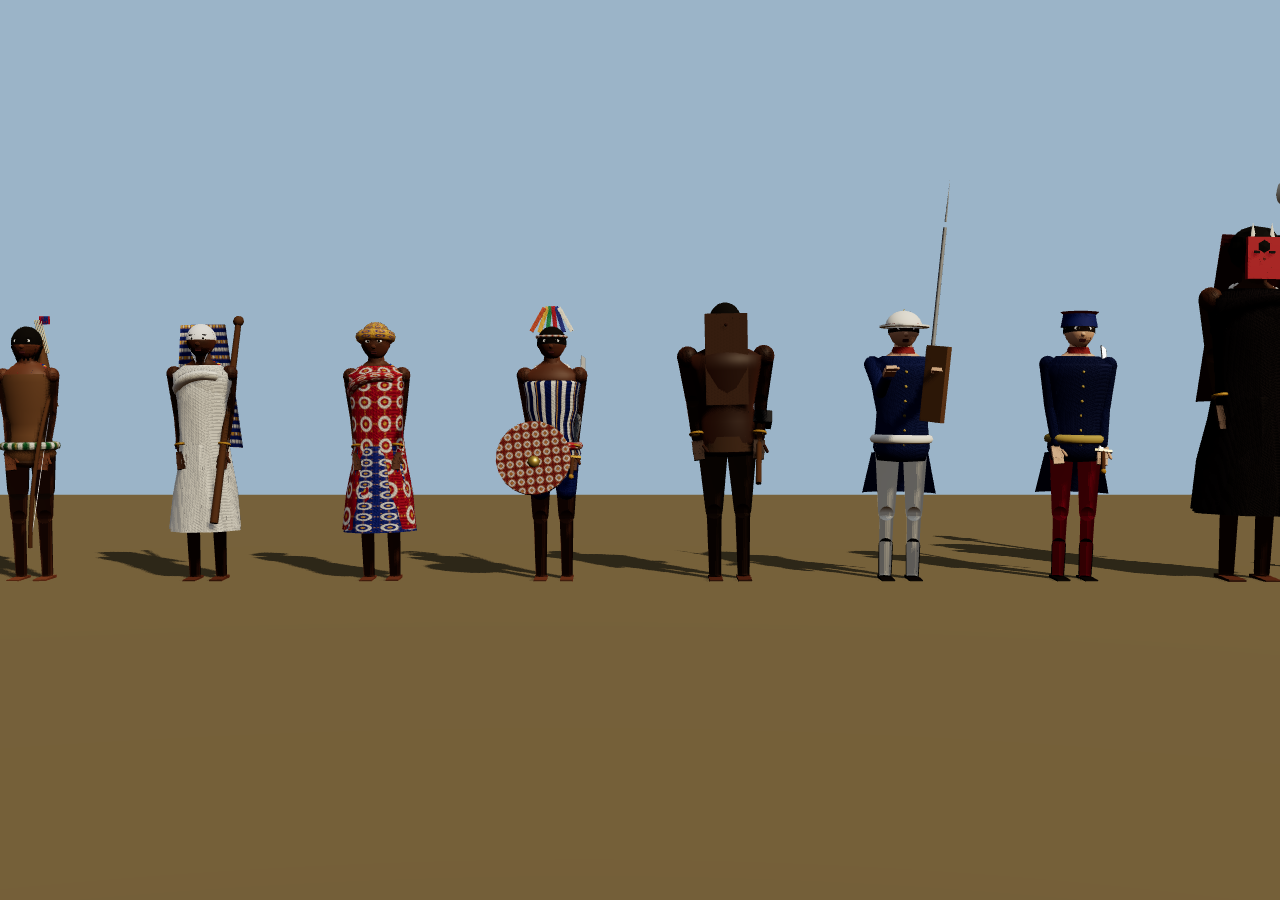
<file: preview.html>
<!doctype html><meta charset="utf-8"><title>Aperçu des personnages</title>
<style>html,body{margin:0;background:#222}canvas{display:block;width:100vw;height:100vh}</style>
<script type="importmap">{"imports":{"three":"./vendor/three.module.js","three/addons/":"./vendor/jsm/"}}</script>
<canvas id="c"></canvas>
<script type="module">
import * as THREE from "three";
import { heroModel, NPC } from "./src/presets.js";
import { animate } from "./src/characters.js";
const r=new THREE.WebGLRenderer({canvas:document.getElementById("c"),antialias:true});r.setSize(innerWidth,innerHeight,false);r.shadowMap.enabled=true;r.toneMapping=THREE.ACESFilmicToneMapping;r.outputColorSpace=THREE.SRGBColorSpace;
const s=new THREE.Scene();s.background=new THREE.Color(0x9bb4c8);
s.add(new THREE.HemisphereLight(0xdfeaff,0x6b5030,1.0));const d=new THREE.DirectionalLight(0xfff0d0,2.6);d.position.set(4,6,6);d.castShadow=true;s.add(d);
const gr=new THREE.Mesh(new THREE.PlaneGeometry(40,20),new THREE.MeshStandardMaterial({color:0x7a6a4a}));gr.rotation.x=-Math.PI/2;gr.receiveShadow=true;s.add(gr);
const list=[heroModel("sorcier","m"),heroModel("guerrier","m"),heroModel("archer","f"),NPC.doyen(),NPC.marchande(),NPC.agojie(),NPC.forgeron(),NPC.soldat(),NPC.officier(),NPC.agbo(),NPC.enfant(),heroModel("sorcier","f")];
list.forEach((c,i)=>{c.root.position.set((i-(list.length-1)/2)*1.35,0,0);s.add(c.root);});
const cam=new THREE.PerspectiveCamera(30,innerWidth/innerHeight,.1,100);const q=new URLSearchParams(location.search);
const only=+q.get("i");const zoom=q.get("i")!==null;
if(zoom){const c=list[only];cam.position.set(c.root.position.x+0.9,1.5,3.4);cam.lookAt(c.root.position.x,1.1,0);}else{cam.position.set(0,1.5,13);cam.lookAt(0,1,0);}
let t=0;function f(){requestAnimationFrame(f);t+=.016;list.forEach((c,i)=>animate(c,.016,0,{attack:0}));r.render(s,cam);window.__ok=1;}f();
</script>
</file>
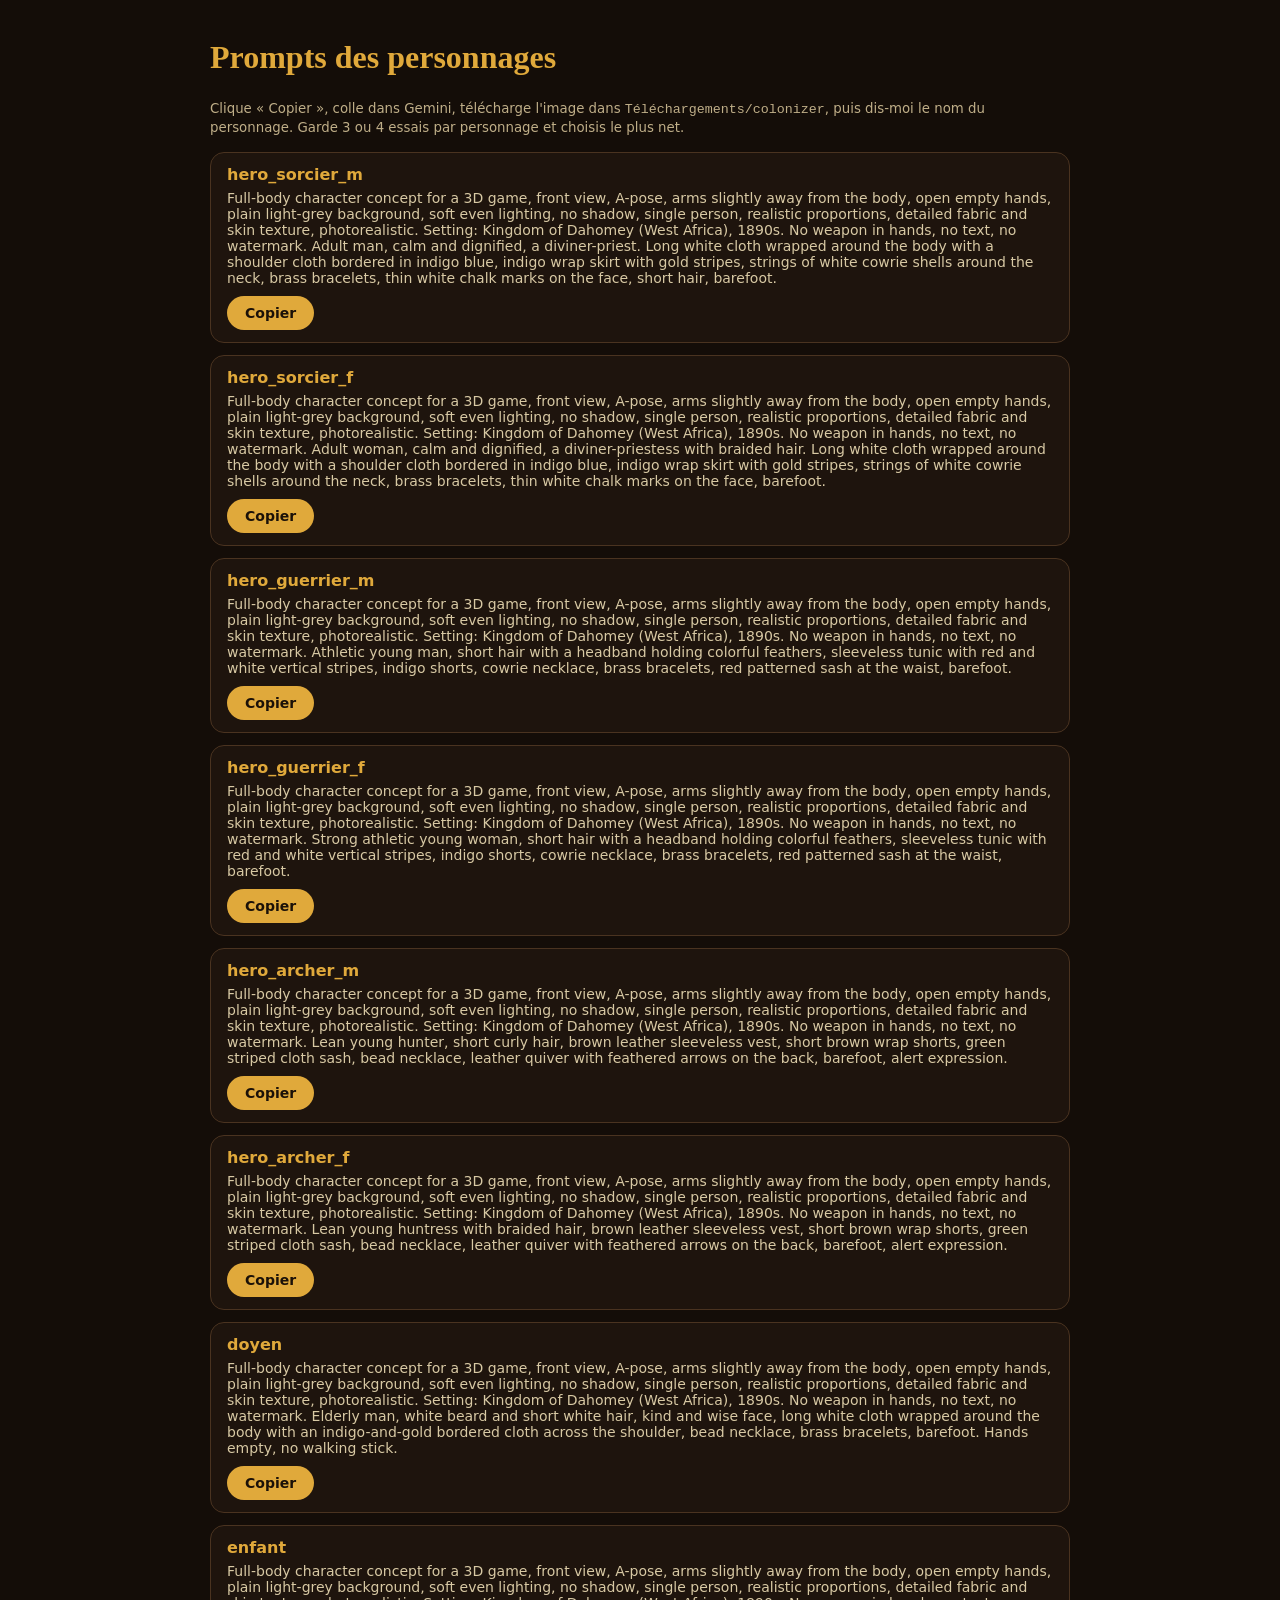
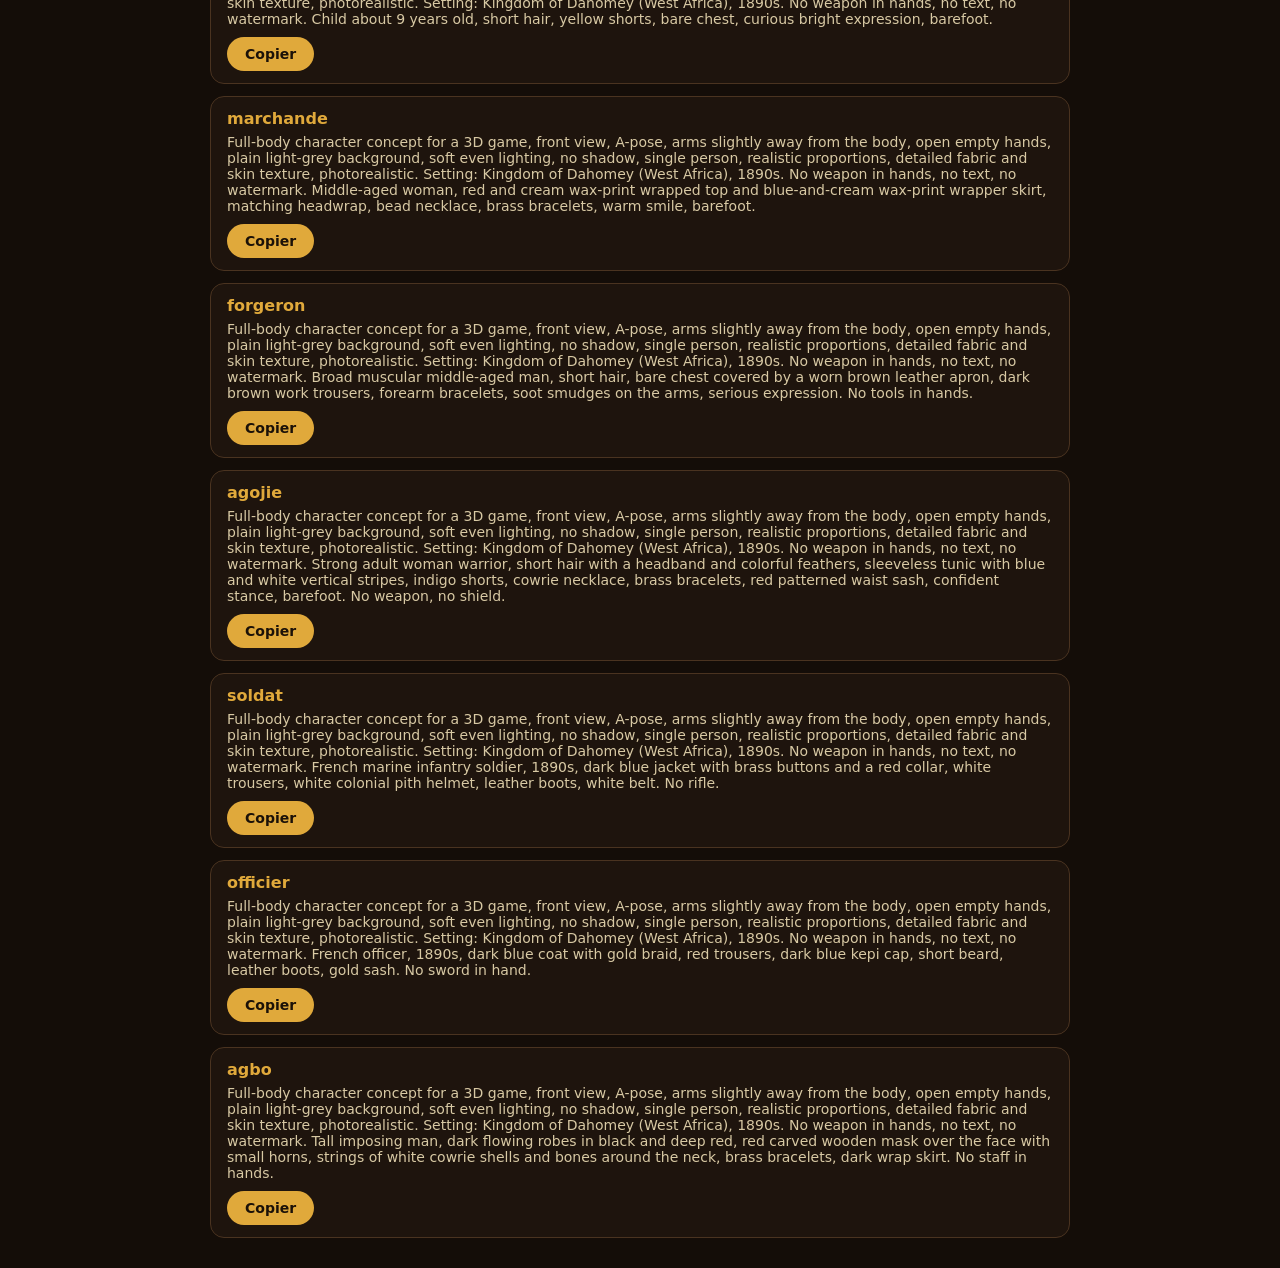
<file: prompts.html>
<!doctype html><meta charset="utf-8"><title>Prompts des personnages</title><meta name="viewport" content="width=device-width,initial-scale=1">
<style>body{font:16px system-ui;background:#140d08;color:#f4ead2;max-width:860px;margin:0 auto;padding:18px}h1{color:#e0a93b;font-family:Georgia}.c{background:#1e140d;border:1px solid #4a3320;border-radius:14px;padding:12px 16px;margin:12px 0}.c b{color:#e0a93b}.c p{color:#d8c9a4;font-size:14px;margin:6px 0 10px;user-select:all}button{border:0;border-radius:999px;padding:9px 18px;font:600 14px system-ui;background:#e0a93b;color:#1b1108;cursor:pointer}button.ok{background:#6fcf8a}small{color:#bfae88}</style>
<h1>Prompts des personnages</h1><p><small>Clique « Copier », colle dans Gemini, télécharge l'image dans <code>Téléchargements/colonizer</code>, puis dis-moi le nom du personnage. Garde 3 ou 4 essais par personnage et choisis le plus net.</small></p><div id="l"></div>
<script>fetch("tools/personnages.json").then(r=>r.json()).then(c=>{const l=document.getElementById("l");for(const [k,d] of Object.entries(c.persos)){const t=c.base+" "+d,e=document.createElement("div");e.className="c";e.innerHTML=`<b>${k}</b><p>${t}</p>`;const b=document.createElement("button");b.textContent="Copier";b.onclick=()=>{navigator.clipboard.writeText(t).then(()=>{b.textContent="Copié ✓";b.className="ok";setTimeout(()=>{b.textContent="Copier";b.className=""},1800)})};e.appendChild(b);l.appendChild(e)}})</script>
</file>
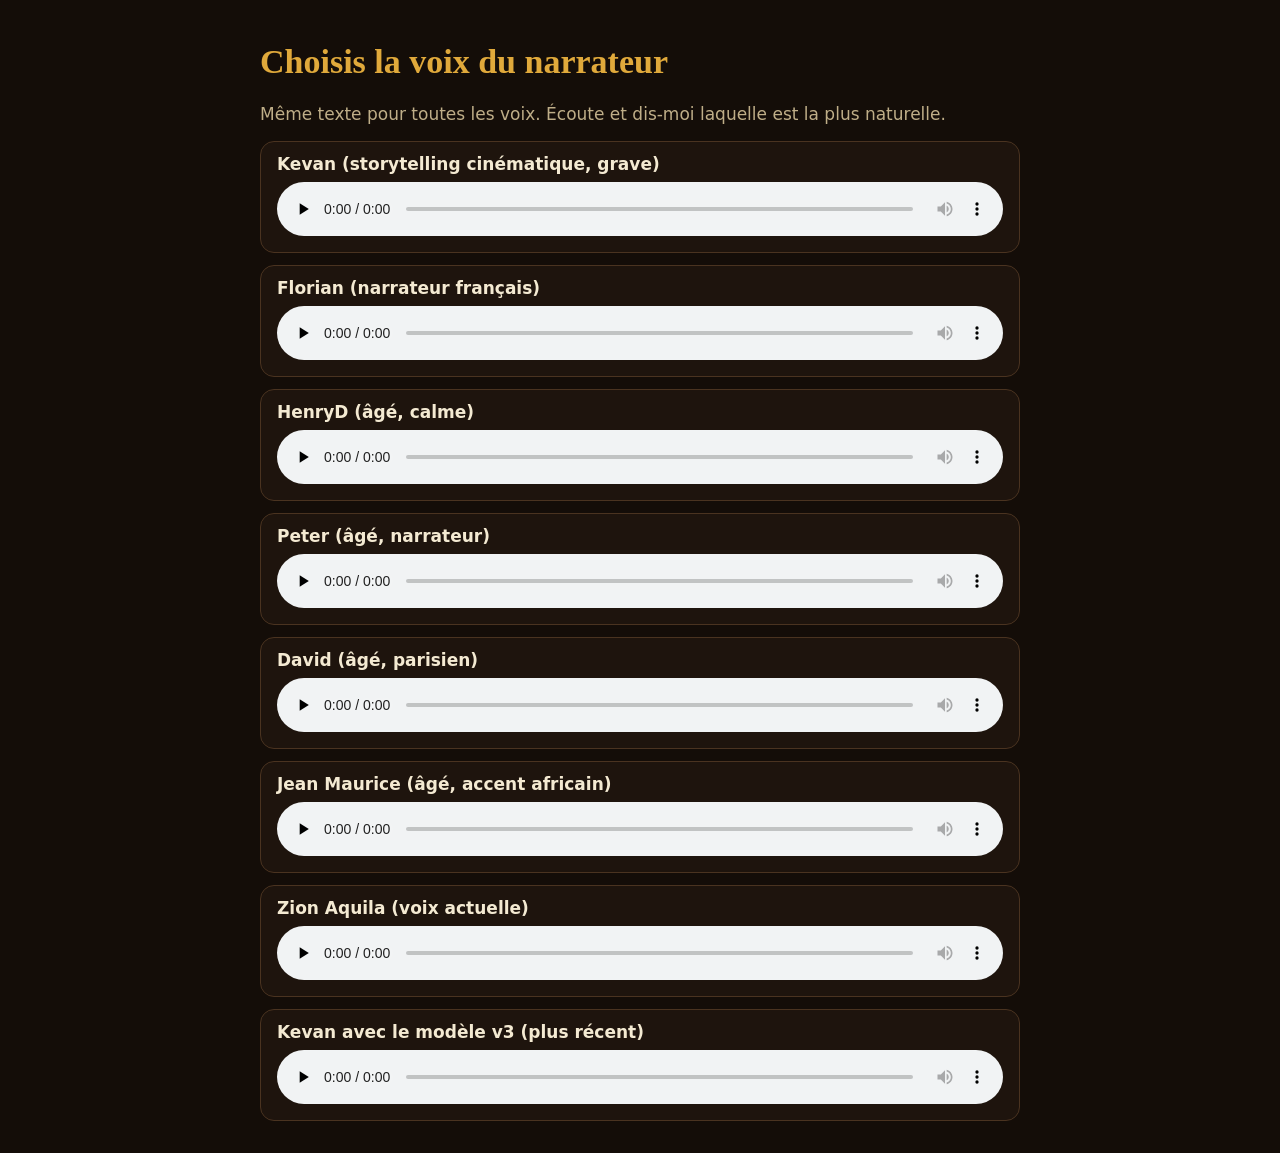
<file: voix.html>
<!doctype html><meta charset="utf-8"><title>Choisir la voix</title><meta name="viewport" content="width=device-width,initial-scale=1">
<style>body{font:17px system-ui;background:#140d08;color:#f4ead2;max-width:760px;margin:0 auto;padding:20px}h1{color:#e0a93b;font-family:Georgia}.v{background:#1e140d;border:1px solid #4a3320;border-radius:14px;padding:12px 16px;margin:12px 0}audio{width:100%;margin-top:8px}p{color:#bfae88}</style>
<h1>Choisis la voix du narrateur</h1><p>Même texte pour toutes les voix. Écoute et dis-moi laquelle est la plus naturelle.</p><div id="l"></div>
<script>fetch("assets/audio/narration/essais/liste.json").then(r=>r.json()).then(L=>{document.getElementById("l").innerHTML=L.map(v=>`<div class="v"><b>${v.label}</b><audio controls preload="none" src="assets/audio/narration/essais/${v.k}.mp3"></audio></div>`).join("")})</script>
</file>
